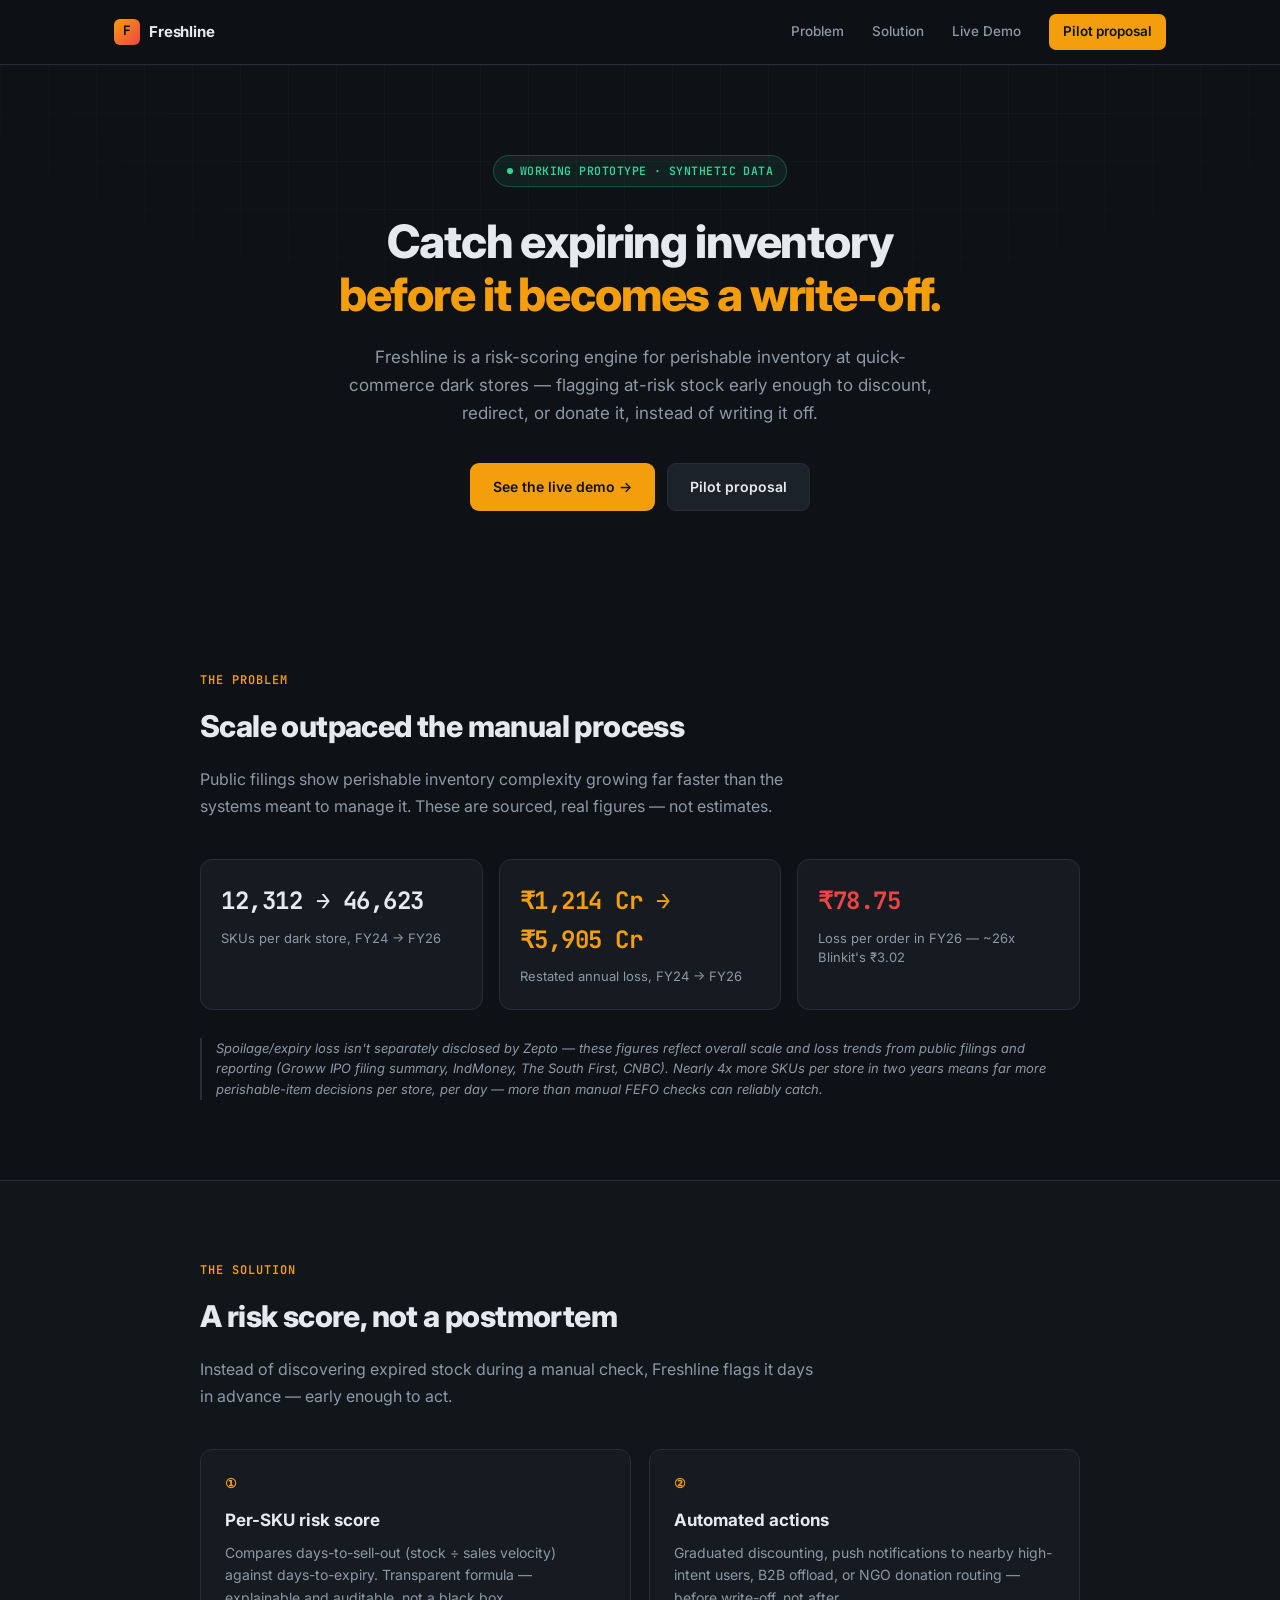
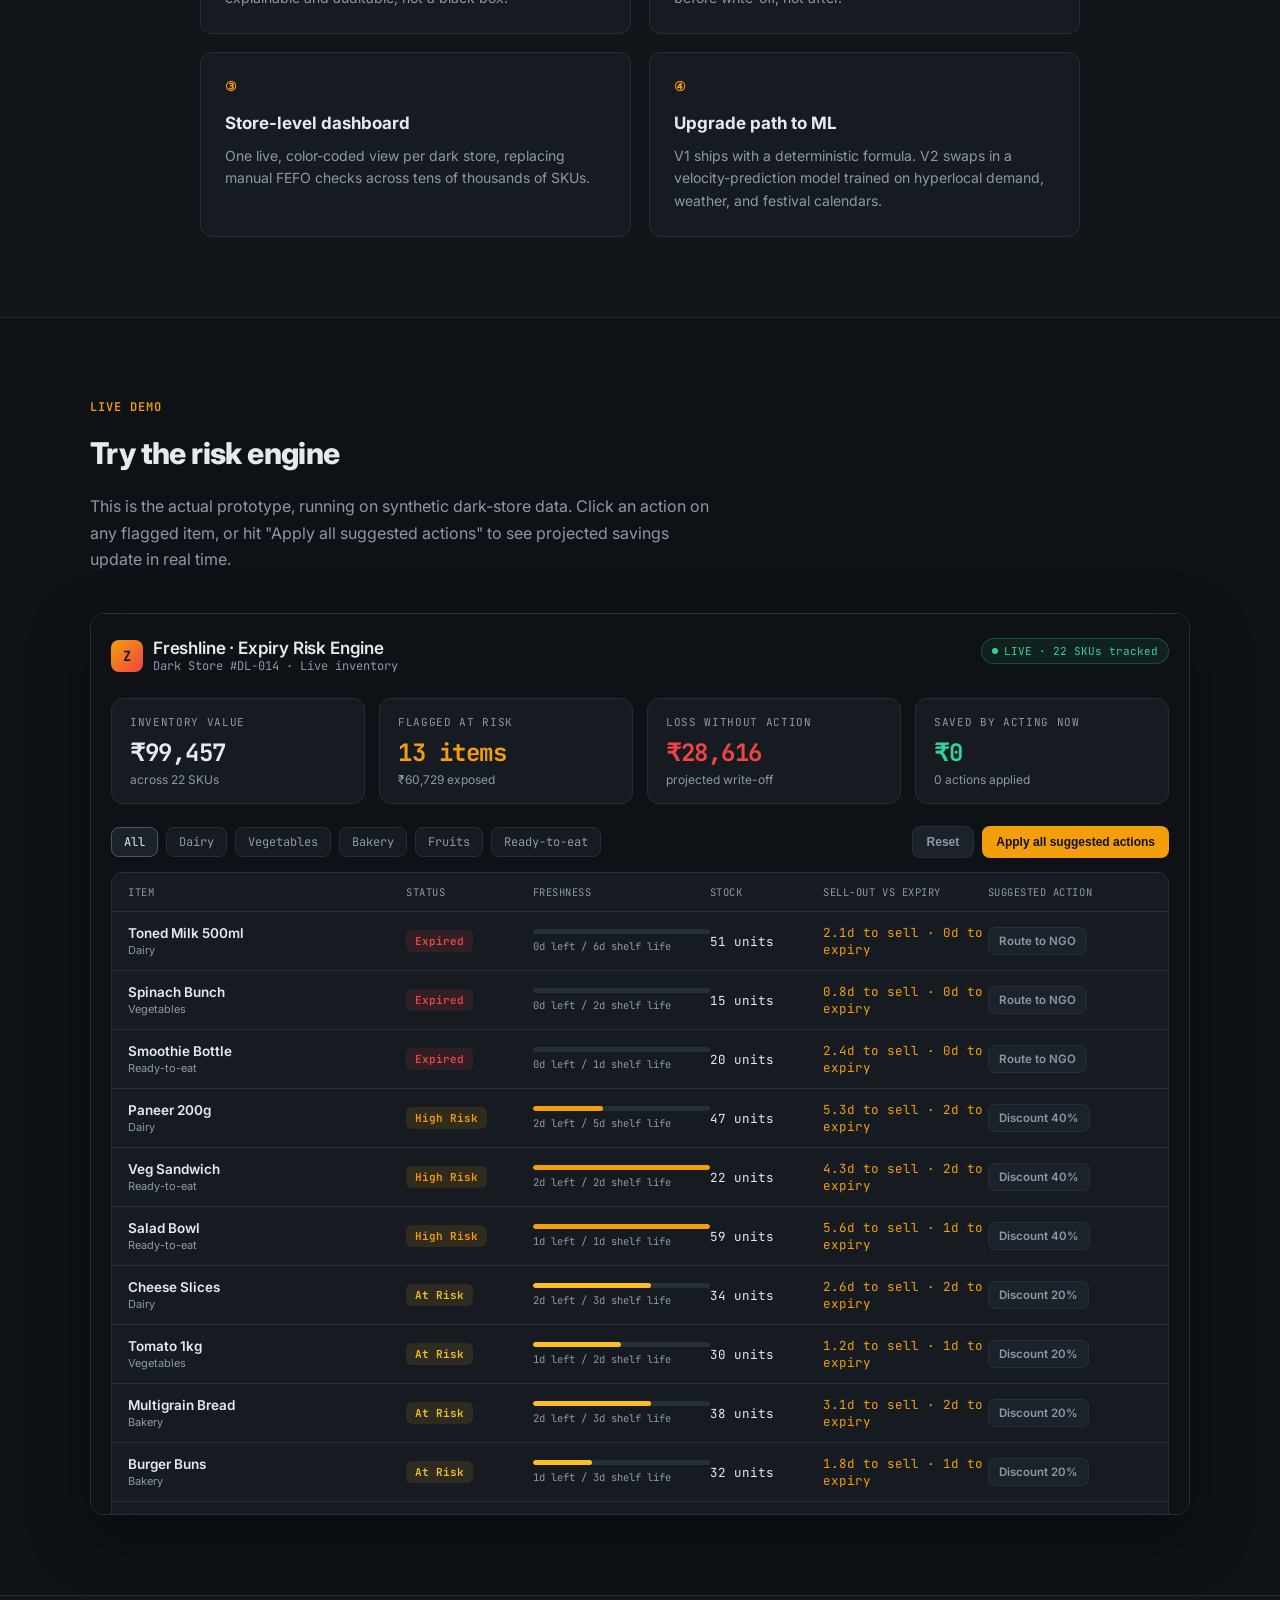
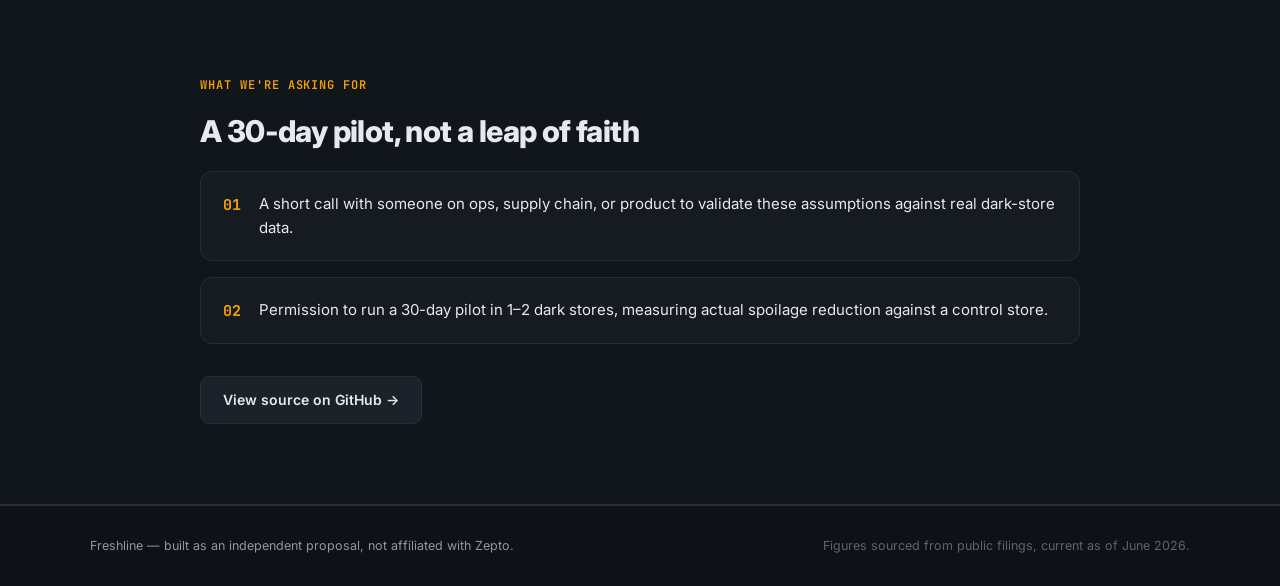
<file: index.html>
<!DOCTYPE html>
<html lang="en">
<head>
<meta charset="UTF-8" />
<meta name="viewport" content="width=device-width, initial-scale=1.0" />
<title>Freshline — Expiry Risk Engine for Quick Commerce</title>
<meta name="description" content="A proactive risk engine that flags perishable inventory before it expires — built for quick-commerce dark stores." />
<link rel="preconnect" href="https://fonts.googleapis.com">
<link href="https://fonts.googleapis.com/css2?family=Inter:wght@400;500;600;700;800&family=JetBrains+Mono:wght@400;500;600;700&display=swap" rel="stylesheet">
<link rel="stylesheet" href="css/style.css">
</head>
<body>

  <nav class="navbar">
    <div class="nav-inner">
      <div class="nav-brand">
        <span class="brand-mark">F</span>
        <span class="brand-name">Freshline</span>
      </div>
      <div class="nav-links">
        <a href="#problem">Problem</a>
        <a href="#solution">Solution</a>
        <a href="#demo">Live Demo</a>
        <a href="#ask" class="nav-cta">Pilot proposal</a>
      </div>
    </div>
  </nav>

  <header class="hero">
    <div class="hero-inner">
      <div class="live-pill">
        <span class="live-dot"></span> WORKING PROTOTYPE · SYNTHETIC DATA
      </div>
      <h1>Catch expiring inventory<br><span class="accent">before it becomes a write-off.</span></h1>
      <p class="hero-sub">
        Freshline is a risk-scoring engine for perishable inventory at quick-commerce dark stores —
        flagging at-risk stock early enough to discount, redirect, or donate it, instead of writing it off.
      </p>
      <div class="hero-ctas">
        <a href="#demo" class="btn btn-primary">See the live demo →</a>
        <a href="#ask" class="btn btn-ghost">Pilot proposal</a>
      </div>
    </div>
    <div class="hero-grid-bg" aria-hidden="true"></div>
  </header>

  <section class="section" id="problem">
    <div class="section-inner">
      <div class="eyebrow">The Problem</div>
      <h2>Scale outpaced the manual process</h2>
      <p class="section-lede">
        Public filings show perishable inventory complexity growing far faster than the systems meant to manage it.
        These are sourced, real figures — not estimates.
      </p>

      <div class="stat-grid">
        <div class="stat-card">
          <div class="stat-value">12,312 → 46,623</div>
          <div class="stat-label">SKUs per dark store, FY24 → FY26</div>
        </div>
        <div class="stat-card">
          <div class="stat-value amber">₹1,214 Cr → ₹5,905 Cr</div>
          <div class="stat-label">Restated annual loss, FY24 → FY26</div>
        </div>
        <div class="stat-card">
          <div class="stat-value red">₹78.75</div>
          <div class="stat-label">Loss per order in FY26 — ~26x Blinkit's ₹3.02</div>
        </div>
      </div>

      <p class="footnote">
        Spoilage/expiry loss isn't separately disclosed by Zepto — these figures reflect overall scale and loss trends from public filings and reporting (Groww IPO filing summary, IndMoney, The South First, CNBC). Nearly 4x more SKUs per store in two years means far more perishable-item decisions per store, per day — more than manual FEFO checks can reliably catch.
      </p>
    </div>
  </section>

  <section class="section alt" id="solution">
    <div class="section-inner">
      <div class="eyebrow">The Solution</div>
      <h2>A risk score, not a postmortem</h2>
      <p class="section-lede">
        Instead of discovering expired stock during a manual check, Freshline flags it days in advance —
        early enough to act.
      </p>

      <div class="feature-grid">
        <div class="feature-card">
          <div class="feature-icon">①</div>
          <h3>Per-SKU risk score</h3>
          <p>Compares days-to-sell-out (stock ÷ sales velocity) against days-to-expiry. Transparent formula — explainable and auditable, not a black box.</p>
        </div>
        <div class="feature-card">
          <div class="feature-icon">②</div>
          <h3>Automated actions</h3>
          <p>Graduated discounting, push notifications to nearby high-intent users, B2B offload, or NGO donation routing — before write-off, not after.</p>
        </div>
        <div class="feature-card">
          <div class="feature-icon">③</div>
          <h3>Store-level dashboard</h3>
          <p>One live, color-coded view per dark store, replacing manual FEFO checks across tens of thousands of SKUs.</p>
        </div>
        <div class="feature-card">
          <div class="feature-icon">④</div>
          <h3>Upgrade path to ML</h3>
          <p>V1 ships with a deterministic formula. V2 swaps in a velocity-prediction model trained on hyperlocal demand, weather, and festival calendars.</p>
        </div>
      </div>
    </div>
  </section>

  <section class="section" id="demo">
    <div class="section-inner wide">
      <div class="eyebrow">Live Demo</div>
      <h2>Try the risk engine</h2>
      <p class="section-lede">
        This is the actual prototype, running on synthetic dark-store data. Click an action on any flagged item,
        or hit "Apply all suggested actions" to see projected savings update in real time.
      </p>
      <div class="demo-frame">
        <iframe src="dashboard.html" title="Freshline live dashboard" loading="lazy"></iframe>
      </div>
    </div>
  </section>

  <section class="section alt" id="ask">
    <div class="section-inner">
      <div class="eyebrow">What We're Asking For</div>
      <h2>A 30-day pilot, not a leap of faith</h2>
      <div class="ask-list">
        <div class="ask-item">
          <span class="ask-num">01</span>
          <p>A short call with someone on ops, supply chain, or product to validate these assumptions against real dark-store data.</p>
        </div>
        <div class="ask-item">
          <span class="ask-num">02</span>
          <p>Permission to run a 30-day pilot in 1–2 dark stores, measuring actual spoilage reduction against a control store.</p>
        </div>
      </div>
      <div class="cta-row">
        <a href="https://github.com/KholoodJenanSajid/freshline-site" class="btn btn-ghost" id="github-link">View source on GitHub →</a>
      </div>
    </div>
  </section>

  <footer class="footer">
    <div class="footer-inner">
      <span>Freshline — built as an independent proposal, not affiliated with Zepto.</span>
      <span class="footer-dim">Figures sourced from public filings, current as of June 2026.</span>
    </div>
  </footer>

</body>
</html>
</file>
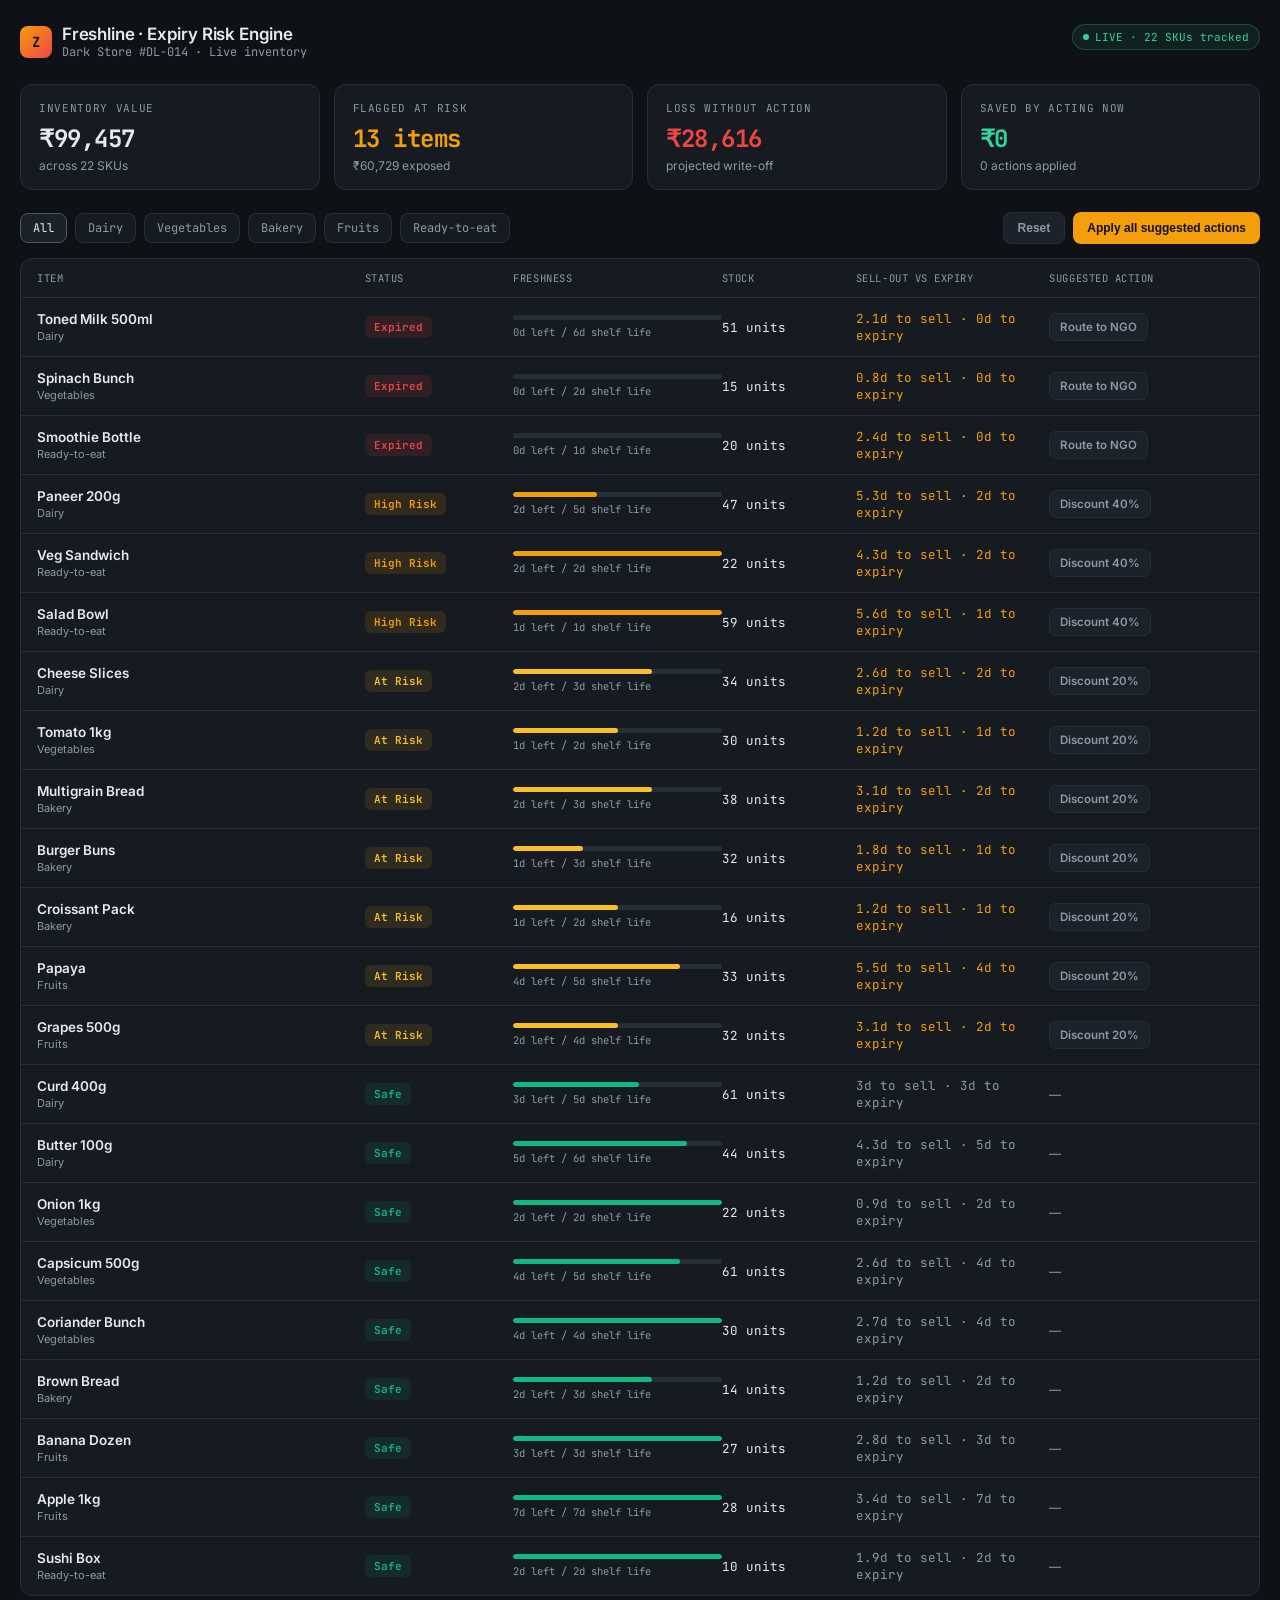
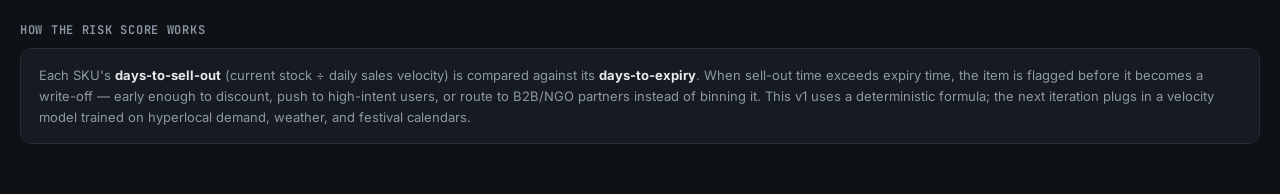
<file: dashboard.html>
<!DOCTYPE html>
<html lang="en">
<head>
<meta charset="UTF-8" />
<meta name="viewport" content="width=device-width, initial-scale=1.0" />
<title>Freshline Dashboard</title>
<link href="https://fonts.googleapis.com/css2?family=Inter:wght@400;500;600;700&family=JetBrains+Mono:wght@400;500;600;700&display=swap" rel="stylesheet">
<style>
  :root {
    --bg: #0e1216; --panel: #161b21; --panel-2: #1c222a; --border: #262e38;
    --text: #e6eaef; --text-dim: #8d98a6;
    --mono: 'JetBrains Mono', monospace; --sans: 'Inter', -apple-system, sans-serif;
  }
  * { box-sizing: border-box; }
  body { background: var(--bg); color: var(--text); font-family: var(--sans); margin: 0; padding: 24px 20px 50px; }
  .header-row { display: flex; justify-content: space-between; align-items: flex-start; margin-bottom: 24px; flex-wrap: wrap; gap: 14px; }
  .brand { display: flex; align-items: center; gap: 10px; }
  .brand-mark { width: 32px; height: 32px; background: linear-gradient(135deg,#f59e0b,#ef4444); border-radius: 8px; display: flex; align-items: center; justify-content: center; font-weight: 700; font-size: 14px; color: #0e1216; font-family: var(--mono); }
  .brand-title { font-size: 17px; font-weight: 600; letter-spacing: -0.01em; }
  .brand-sub { font-size: 12px; color: var(--text-dim); font-family: var(--mono); }
  .live-pill { display: inline-flex; align-items: center; gap: 6px; font-size: 11px; font-family: var(--mono); color: #34d399; background: rgba(52,211,153,0.08); border: 1px solid rgba(52,211,153,0.25); padding: 5px 10px; border-radius: 100px; }
  .live-dot { width: 6px; height: 6px; border-radius: 50%; background: #34d399; animation: pulse 2s infinite; }
  @keyframes pulse { 0%,100%{opacity:1} 50%{opacity:.3} }
  .stat-grid { display: grid; grid-template-columns: repeat(4,1fr); gap: 14px; margin-bottom: 22px; }
  @media (max-width: 900px) { .stat-grid { grid-template-columns: repeat(2,1fr); } }
  .stat-card { background: var(--panel); border: 1px solid var(--border); border-radius: 12px; padding: 16px 18px; }
  .stat-label { font-size: 11px; color: var(--text-dim); text-transform: uppercase; letter-spacing: .06em; font-family: var(--mono); margin-bottom: 8px; }
  .stat-value { font-size: 24px; font-weight: 700; font-family: var(--mono); letter-spacing: -0.02em; }
  .green { color: #34d399; } .amber { color: #f59e0b; } .red { color: #ef4444; }
  .stat-foot { font-size: 12px; color: var(--text-dim); margin-top: 4px; }
  .controls-row { display: flex; justify-content: space-between; align-items: center; margin-bottom: 14px; flex-wrap: wrap; gap: 12px; }
  .filter-group { display: flex; gap: 8px; flex-wrap: wrap; }
  .chip { font-size: 12px; font-family: var(--mono); padding: 6px 12px; border-radius: 8px; border: 1px solid var(--border); background: var(--panel); color: var(--text-dim); cursor: pointer; }
  .chip.active { background: var(--panel-2); color: var(--text); border-color: #4a5568; }
  .action-btns { display: flex; gap: 8px; }
  .btn { font-size: 12px; font-weight: 600; padding: 8px 14px; border-radius: 8px; border: none; cursor: pointer; }
  .btn-primary { background: #f59e0b; color: #0e1216; }
  .btn-ghost { background: var(--panel-2); color: var(--text-dim); border: 1px solid var(--border); }
  .table-wrap { background: var(--panel); border: 1px solid var(--border); border-radius: 12px; overflow: hidden; }
  .row-head, .item-row { display: grid; grid-template-columns: 2.2fr 1fr 1.4fr .9fr 1.3fr 1.3fr; padding: 12px 16px; align-items: center; }
  .row-head { font-size: 10.5px; color: var(--text-dim); text-transform: uppercase; letter-spacing: .05em; font-family: var(--mono); border-bottom: 1px solid var(--border); }
  .item-row { border-bottom: 1px solid var(--border); font-size: 13px; }
  .item-row:last-child { border-bottom: none; }
  .item-name { font-weight: 600; font-size: 13.5px; }
  .item-cat { font-size: 11px; color: var(--text-dim); margin-top: 2px; }
  .risk-badge { display: inline-flex; align-items: center; gap: 5px; font-size: 11px; font-family: var(--mono); font-weight: 600; padding: 4px 9px; border-radius: 6px; }
  .freshness-cell { display: flex; flex-direction: column; gap: 5px; }
  .freshness-track { width: 100%; height: 5px; background: #262e38; border-radius: 4px; overflow: hidden; }
  .freshness-fill { height: 100%; border-radius: 4px; transition: width .3s; }
  .freshness-label { font-size: 10.5px; color: var(--text-dim); font-family: var(--mono); }
  .num-cell { font-family: var(--mono); font-size: 12.5px; }
  .action-toggle { display: inline-flex; align-items: center; gap: 6px; font-size: 11.5px; font-weight: 600; padding: 6px 10px; border-radius: 7px; cursor: pointer; border: 1px solid var(--border); background: var(--panel-2); color: var(--text-dim); }
  .action-toggle.applied { background: rgba(16,185,129,0.12); color: #34d399; border-color: rgba(16,185,129,0.3); }
  .section-title { font-size: 12px; font-weight: 600; color: var(--text-dim); text-transform: uppercase; letter-spacing: .06em; font-family: var(--mono); margin: 26px 0 10px; }
  .info-box { background: var(--panel); border: 1px solid var(--border); border-radius: 12px; padding: 16px 18px; font-size: 13px; color: var(--text-dim); line-height: 1.6; }
  .info-box strong { color: var(--text); }
  @media (max-width: 700px) {
    .row-head { display: none; }
    .item-row { grid-template-columns: 1fr; gap: 6px; padding: 14px 16px; }
  }
</style>
</head>
<body>

<div class="header-row">
  <div class="brand">
    <div class="brand-mark">Z</div>
    <div>
      <div class="brand-title">Freshline · Expiry Risk Engine</div>
      <div class="brand-sub">Dark Store #DL-014 · Live inventory</div>
    </div>
  </div>
  <div class="live-pill"><span class="live-dot"></span> <span id="sku-count">LIVE</span></div>
</div>

<div class="stat-grid">
  <div class="stat-card">
    <div class="stat-label">Inventory value</div>
    <div class="stat-value" id="stat-total">₹0</div>
    <div class="stat-foot" id="stat-total-foot"></div>
  </div>
  <div class="stat-card">
    <div class="stat-label">Flagged at risk</div>
    <div class="stat-value amber" id="stat-flagged">0 items</div>
    <div class="stat-foot" id="stat-flagged-foot"></div>
  </div>
  <div class="stat-card">
    <div class="stat-label">Loss without action</div>
    <div class="stat-value red" id="stat-loss">₹0</div>
    <div class="stat-foot">projected write-off</div>
  </div>
  <div class="stat-card">
    <div class="stat-label">Saved by acting now</div>
    <div class="stat-value green" id="stat-saved">₹0</div>
    <div class="stat-foot" id="stat-saved-foot"></div>
  </div>
</div>

<div class="controls-row">
  <div class="filter-group" id="category-filters"></div>
  <div class="action-btns">
    <button class="btn btn-ghost" id="reset-btn">Reset</button>
    <button class="btn btn-primary" id="apply-all-btn">Apply all suggested actions</button>
  </div>
</div>

<div class="table-wrap">
  <div class="row-head">
    <div>Item</div><div>Status</div><div>Freshness</div><div>Stock</div><div>Sell-out vs expiry</div><div>Suggested action</div>
  </div>
  <div id="item-rows"></div>
</div>

<div class="section-title">How the risk score works</div>
<div class="info-box">
  Each SKU's <strong>days-to-sell-out</strong> (current stock ÷ daily sales velocity) is compared against its <strong>days-to-expiry</strong>. When sell-out time exceeds expiry time, the item is flagged before it becomes a write-off — early enough to discount, push to high-intent users, or route to B2B/NGO partners instead of binning it. This v1 uses a deterministic formula; the next iteration plugs in a velocity model trained on hyperlocal demand, weather, and festival calendars.
</div>

<script src="js/dashboard.js"></script>
</body>
</html>
</file>
<file: css/style.css>
:root {
  --bg: #0e1216;
  --bg-alt: #11161b;
  --panel: #161b21;
  --panel-2: #1c222a;
  --border: #262e38;
  --text: #e6eaef;
  --text-dim: #8d98a6;
  --amber: #f59e0b;
  --red: #ef4444;
  --green: #34d399;
  --mono: 'JetBrains Mono', 'SF Mono', Consolas, monospace;
  --sans: 'Inter', -apple-system, sans-serif;
}

* { margin: 0; padding: 0; box-sizing: border-box; }

html { scroll-behavior: smooth; }

body {
  background: var(--bg);
  color: var(--text);
  font-family: var(--sans);
  line-height: 1.6;
}

a { color: inherit; text-decoration: none; }

/* ---------- Navbar ---------- */
.navbar {
  position: sticky;
  top: 0;
  z-index: 100;
  background: rgba(14, 18, 22, 0.85);
  backdrop-filter: blur(10px);
  border-bottom: 1px solid var(--border);
}
.nav-inner {
  max-width: 1100px;
  margin: 0 auto;
  padding: 14px 24px;
  display: flex;
  justify-content: space-between;
  align-items: center;
}
.nav-brand { display: flex; align-items: center; gap: 9px; }
.brand-mark {
  width: 26px; height: 26px;
  background: linear-gradient(135deg, var(--amber), var(--red));
  border-radius: 6px;
  display: flex; align-items: center; justify-content: center;
  font-weight: 700; font-size: 13px; color: #0e1216;
  font-family: var(--mono);
}
.brand-name { font-weight: 700; font-size: 15px; letter-spacing: -0.01em; }
.nav-links { display: flex; align-items: center; gap: 28px; }
.nav-links a { font-size: 13.5px; color: var(--text-dim); transition: color 0.15s; font-weight: 500; }
.nav-links a:hover { color: var(--text); }
.nav-cta {
  background: var(--amber); color: #0e1216 !important;
  padding: 7px 14px; border-radius: 7px; font-weight: 600 !important;
}
.nav-cta:hover { color: #0e1216 !important; opacity: 0.88; }

/* ---------- Hero ---------- */
.hero {
  position: relative;
  padding: 90px 24px 80px;
  overflow: hidden;
}
.hero-grid-bg {
  position: absolute; inset: 0; z-index: -1;
  background-image:
    linear-gradient(to right, rgba(255,255,255,0.025) 1px, transparent 1px),
    linear-gradient(to bottom, rgba(255,255,255,0.025) 1px, transparent 1px);
  background-size: 48px 48px;
  mask-image: radial-gradient(ellipse 70% 60% at 50% 0%, black 40%, transparent 100%);
}
.hero-inner {
  max-width: 760px;
  margin: 0 auto;
  text-align: center;
}
.live-pill {
  display: inline-flex; align-items: center; gap: 7px;
  font-size: 11.5px; font-family: var(--mono); font-weight: 600;
  color: var(--green); background: rgba(52,211,153,0.08);
  border: 1px solid rgba(52,211,153,0.25);
  padding: 6px 13px; border-radius: 100px;
  margin-bottom: 28px;
  letter-spacing: 0.04em;
}
.live-dot {
  width: 6px; height: 6px; border-radius: 50%; background: var(--green);
  animation: pulse 2s infinite;
}
@keyframes pulse { 0%,100% { opacity: 1; } 50% { opacity: 0.3; } }

.hero h1 {
  font-size: 46px; font-weight: 800; letter-spacing: -0.025em;
  line-height: 1.15; margin-bottom: 22px;
}
.hero h1 .accent { color: var(--amber); }
.hero-sub {
  font-size: 17px; color: var(--text-dim); max-width: 600px;
  margin: 0 auto 36px; line-height: 1.65;
}
.hero-ctas { display: flex; gap: 12px; justify-content: center; flex-wrap: wrap; }

.btn {
  display: inline-flex; align-items: center; gap: 6px;
  font-size: 14px; font-weight: 600; font-family: var(--sans);
  padding: 12px 22px; border-radius: 9px;
  transition: all 0.15s; border: 1px solid transparent;
}
.btn-primary { background: var(--amber); color: #0e1216; }
.btn-primary:hover { opacity: 0.88; transform: translateY(-1px); }
.btn-ghost { background: var(--panel-2); color: var(--text); border-color: var(--border); }
.btn-ghost:hover { border-color: #3a4452; }

/* ---------- Sections ---------- */
.section { padding: 80px 24px; }
.section.alt { background: var(--bg-alt); border-top: 1px solid var(--border); border-bottom: 1px solid var(--border); }
.section-inner { max-width: 880px; margin: 0 auto; }
.section-inner.wide { max-width: 1100px; }
.eyebrow {
  font-family: var(--mono); font-size: 12px; font-weight: 600;
  color: var(--amber); text-transform: uppercase; letter-spacing: 0.08em;
  margin-bottom: 12px;
}
.section h2 {
  font-size: 30px; font-weight: 800; letter-spacing: -0.02em;
  margin-bottom: 16px;
}
.section-lede {
  font-size: 16px; color: var(--text-dim); max-width: 620px;
  margin-bottom: 40px; line-height: 1.65;
}

/* ---------- Stat cards ---------- */
.stat-grid {
  display: grid;
  grid-template-columns: repeat(3, 1fr);
  gap: 16px;
  margin-bottom: 28px;
}
@media (max-width: 760px) { .stat-grid { grid-template-columns: 1fr; } }
.stat-card {
  background: var(--panel);
  border: 1px solid var(--border);
  border-radius: 12px;
  padding: 22px 20px;
}
.stat-value {
  font-family: var(--mono); font-size: 24px; font-weight: 700;
  letter-spacing: -0.02em; margin-bottom: 8px; color: var(--text);
}
.stat-value.amber { color: var(--amber); }
.stat-value.red { color: var(--red); }
.stat-label { font-size: 13px; color: var(--text-dim); line-height: 1.5; }
.footnote {
  font-size: 13px; color: var(--text-dim); font-style: italic;
  border-left: 2px solid var(--border); padding-left: 14px; line-height: 1.6;
}

/* ---------- Feature grid ---------- */
.feature-grid {
  display: grid;
  grid-template-columns: repeat(2, 1fr);
  gap: 18px;
}
@media (max-width: 760px) { .feature-grid { grid-template-columns: 1fr; } }
.feature-card {
  background: var(--panel);
  border: 1px solid var(--border);
  border-radius: 12px;
  padding: 24px;
}
.feature-icon {
  font-family: var(--mono); font-size: 13px; font-weight: 700;
  color: var(--amber); margin-bottom: 12px;
}
.feature-card h3 { font-size: 17px; font-weight: 700; margin-bottom: 8px; }
.feature-card p { font-size: 14px; color: var(--text-dim); line-height: 1.6; }

/* ---------- Demo embed ---------- */
.demo-frame {
  border-radius: 14px;
  overflow: hidden;
  border: 1px solid var(--border);
  box-shadow: 0 20px 60px rgba(0,0,0,0.35);
}
.demo-frame iframe {
  width: 100%;
  height: 900px;
  border: none;
  display: block;
  background: var(--bg);
}
@media (max-width: 760px) {
  .demo-frame iframe { height: 1400px; }
}

/* ---------- Ask section ---------- */
.ask-list { display: flex; flex-direction: column; gap: 16px; margin-bottom: 32px; }
.ask-item {
  display: flex; gap: 18px; align-items: flex-start;
  background: var(--panel); border: 1px solid var(--border);
  border-radius: 12px; padding: 20px 22px;
}
.ask-num {
  font-family: var(--mono); font-weight: 700; color: var(--amber);
  font-size: 15px; flex-shrink: 0; padding-top: 1px;
}
.ask-item p { font-size: 15px; color: var(--text); line-height: 1.6; }
.cta-row { display: flex; gap: 12px; }

/* ---------- Footer ---------- */
.footer {
  padding: 30px 24px;
  border-top: 1px solid var(--border);
}
.footer-inner {
  max-width: 1100px; margin: 0 auto;
  display: flex; justify-content: space-between; flex-wrap: wrap; gap: 8px;
  font-size: 12.5px; color: var(--text-dim);
}
.footer-dim { color: #5b6470; }

@media (max-width: 600px) {
  .hero h1 { font-size: 32px; }
  .nav-links { gap: 16px; }
  .nav-links a:not(.nav-cta) { display: none; }
}
</file>
